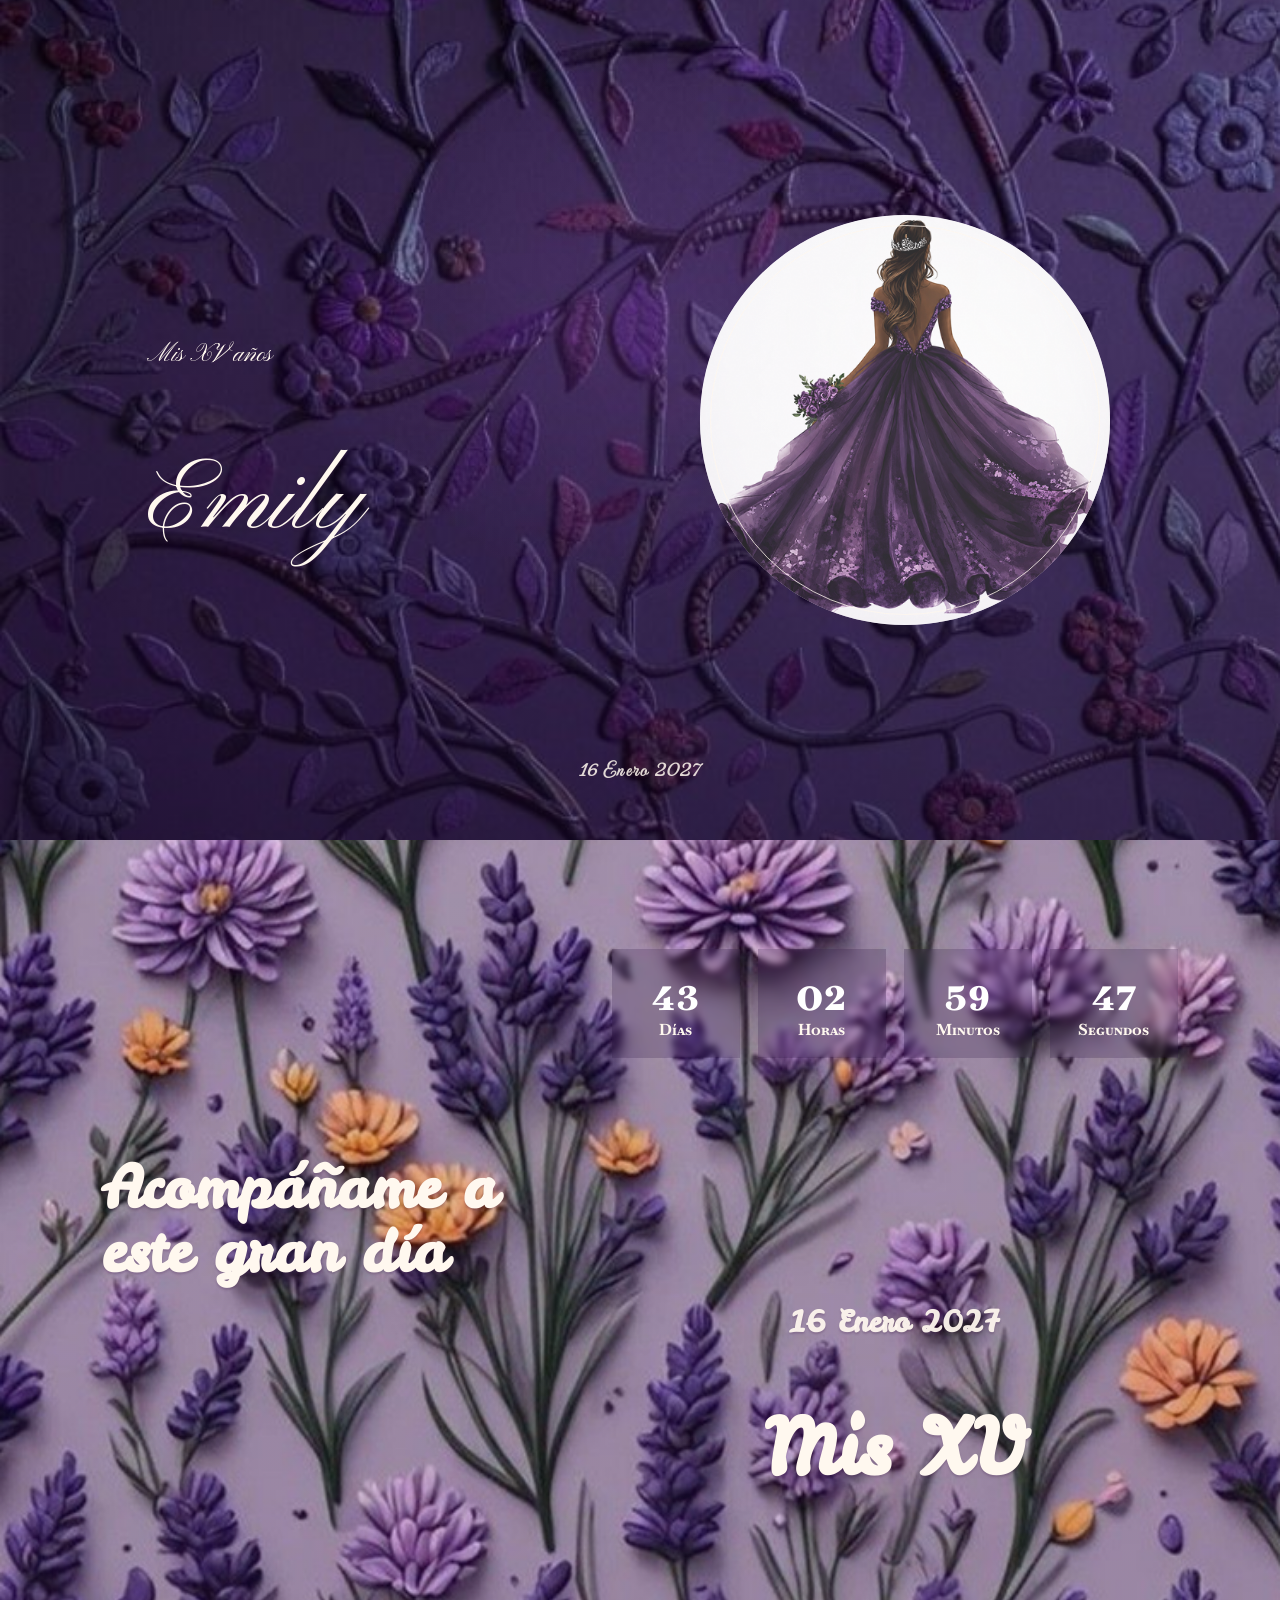
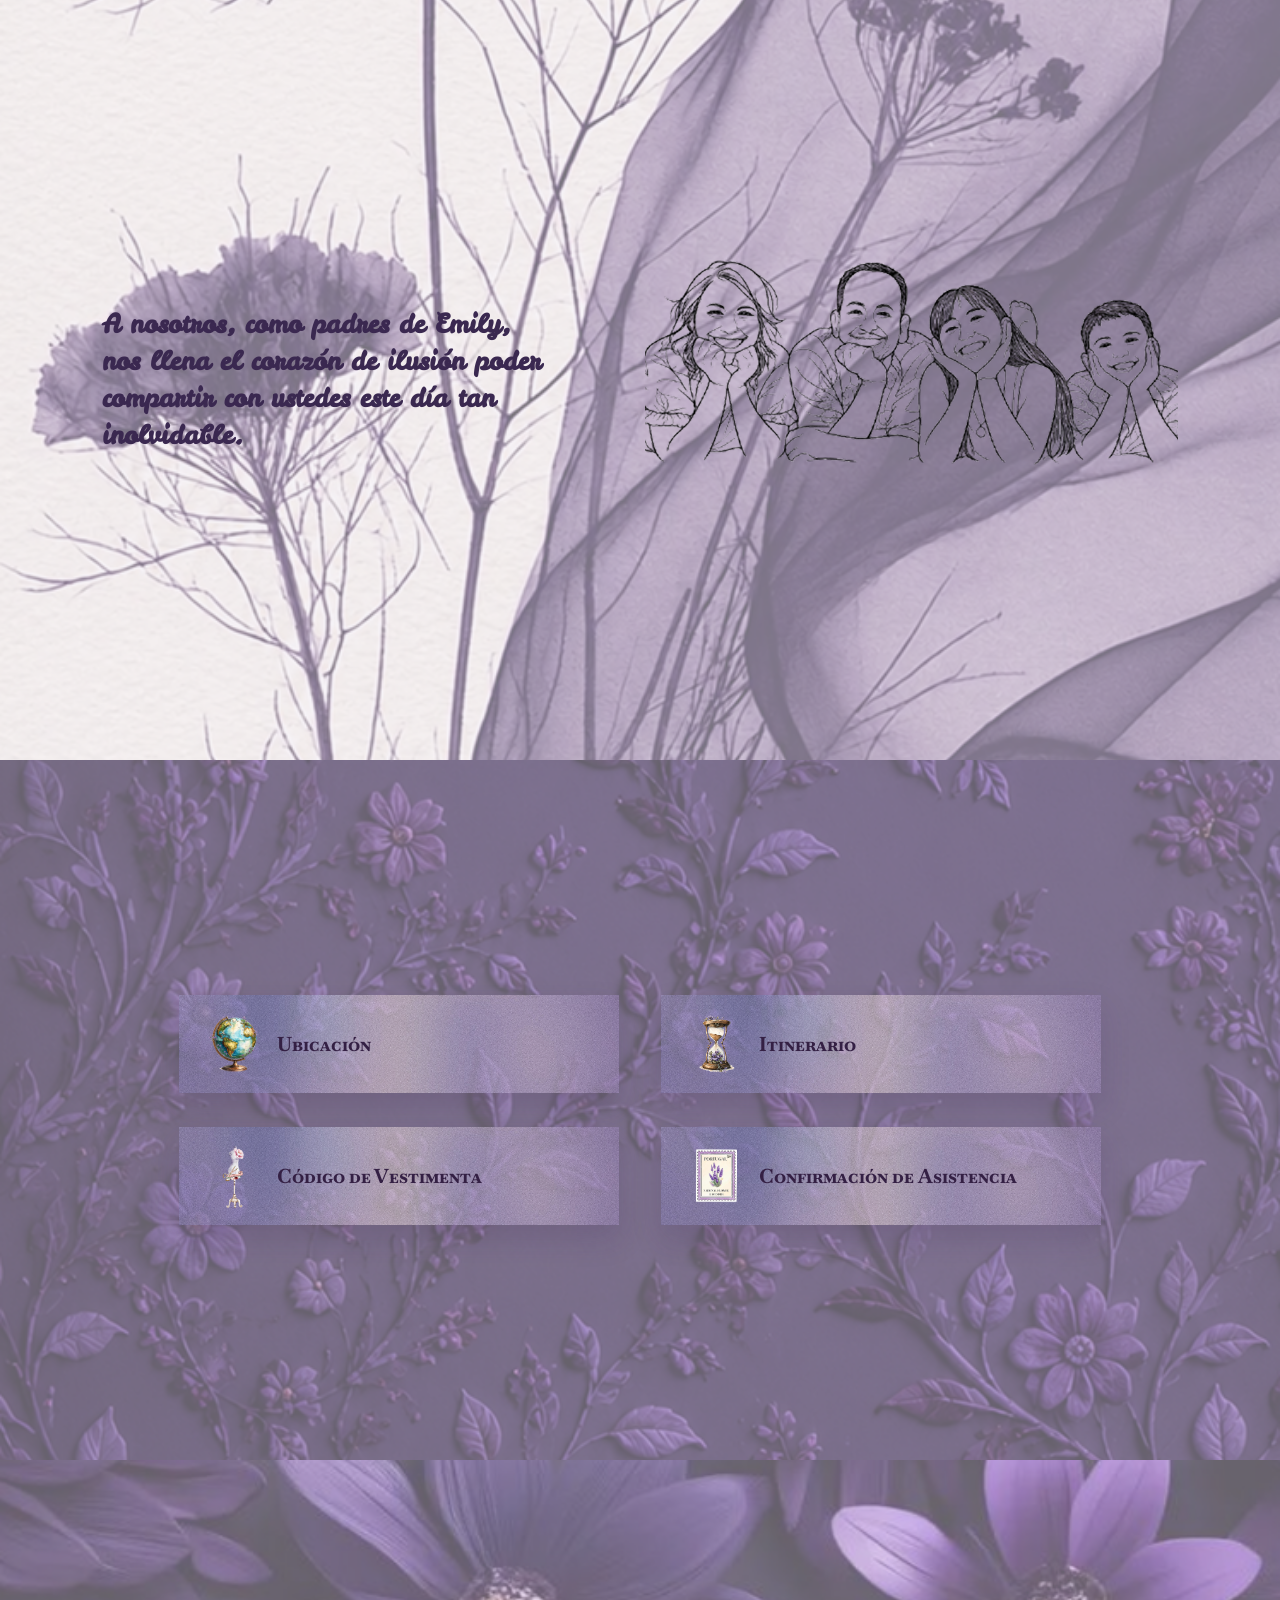
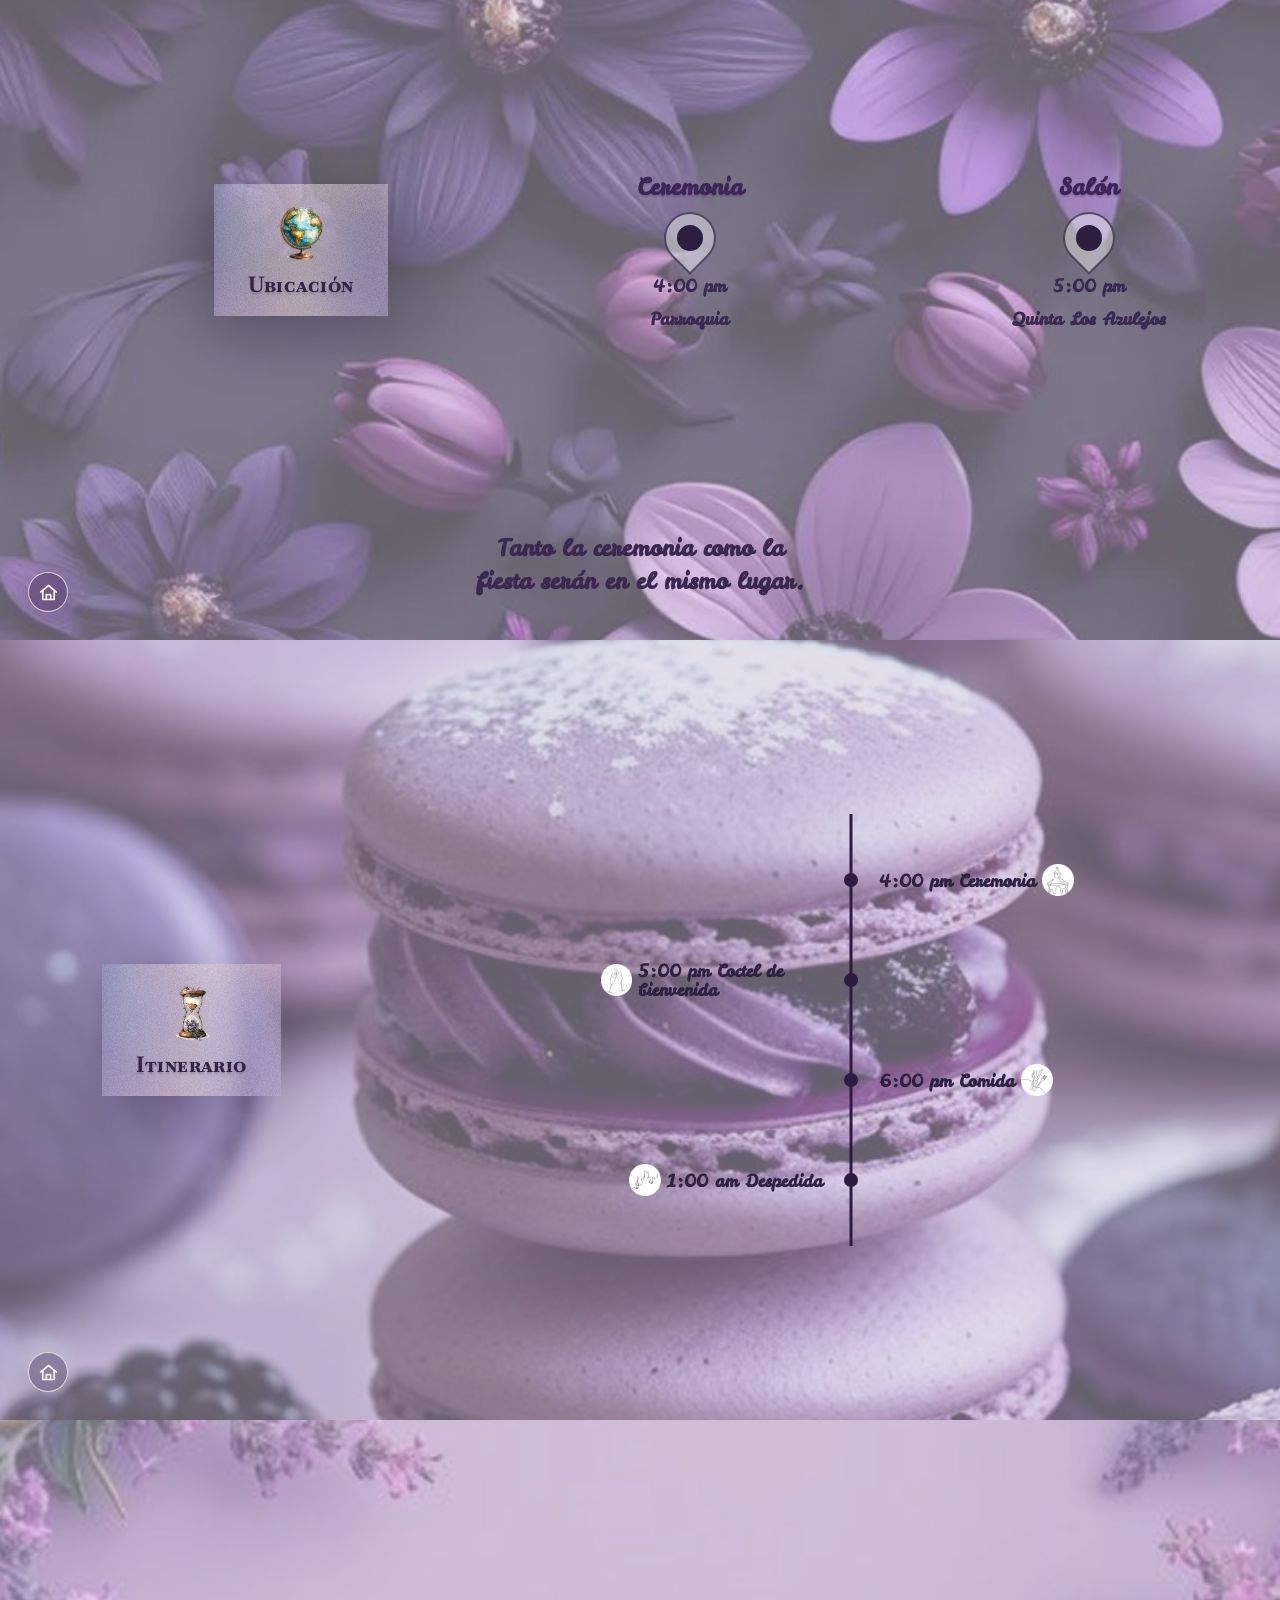
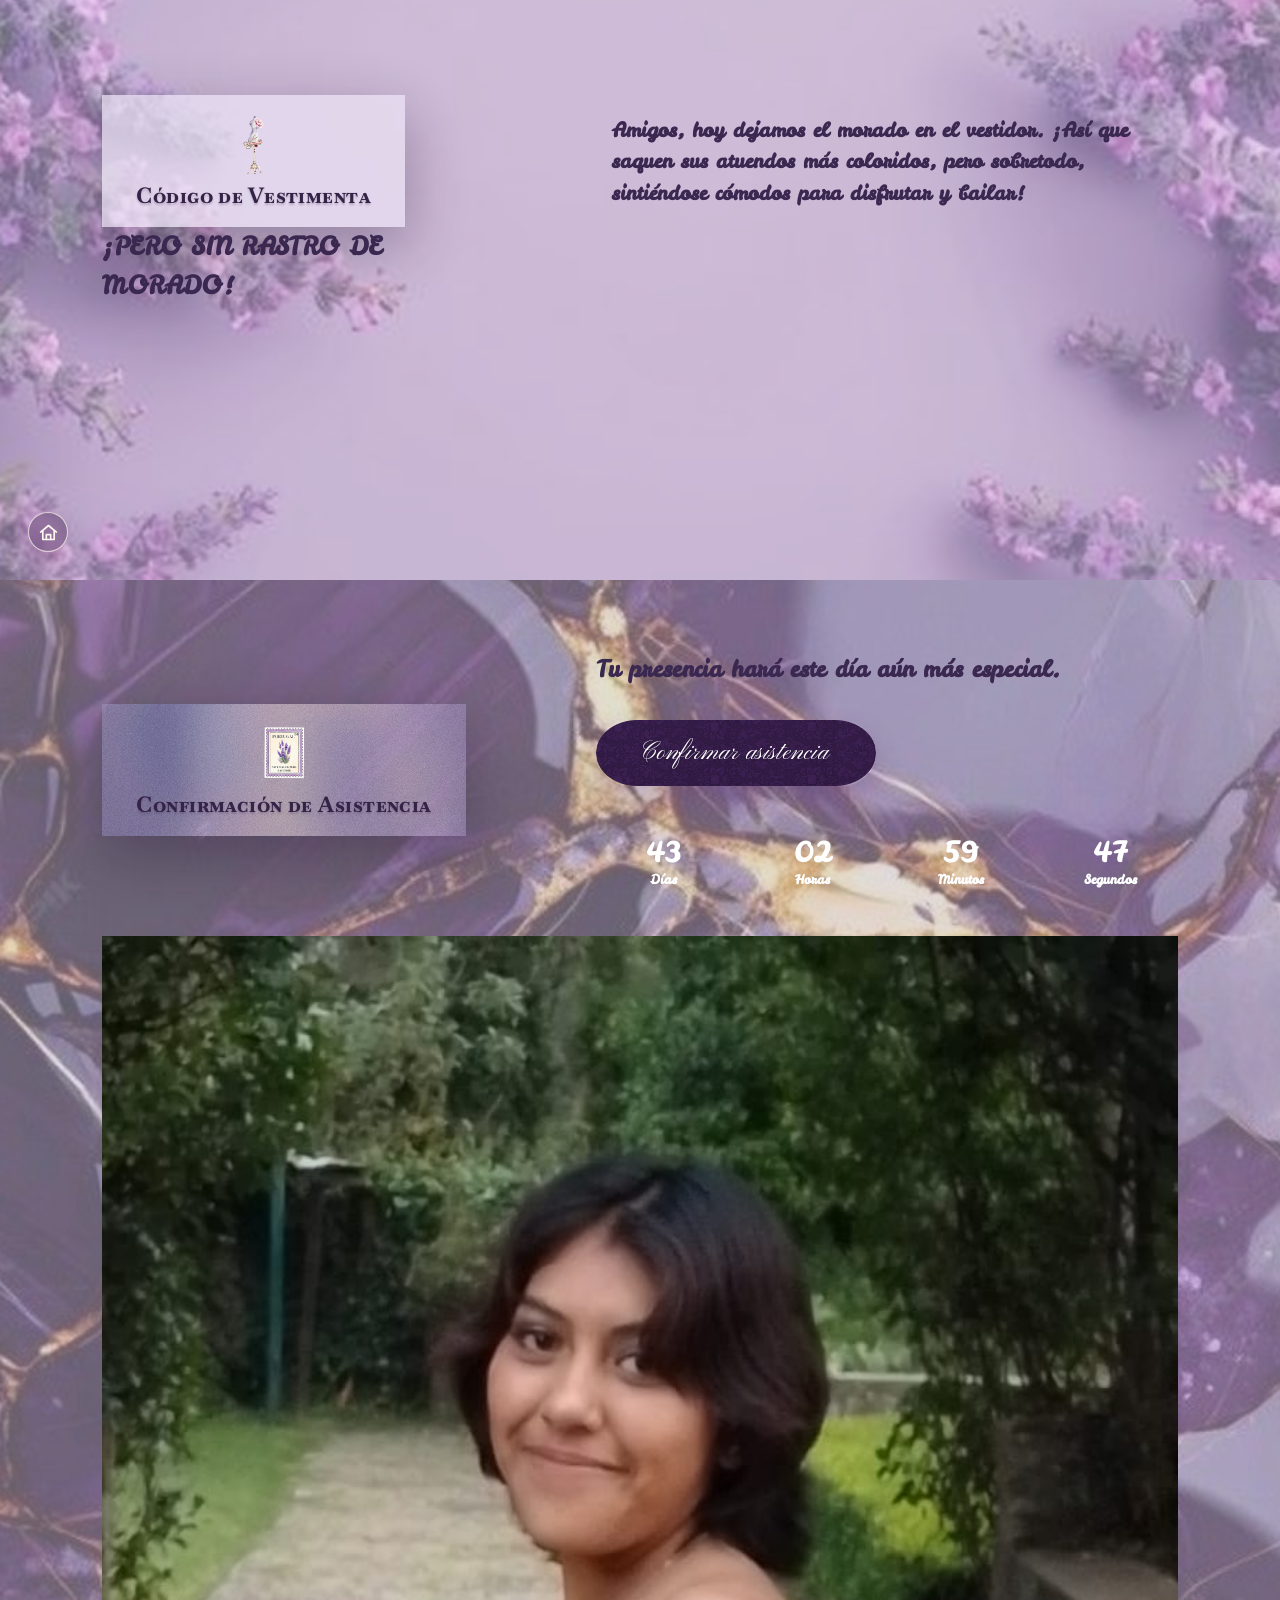
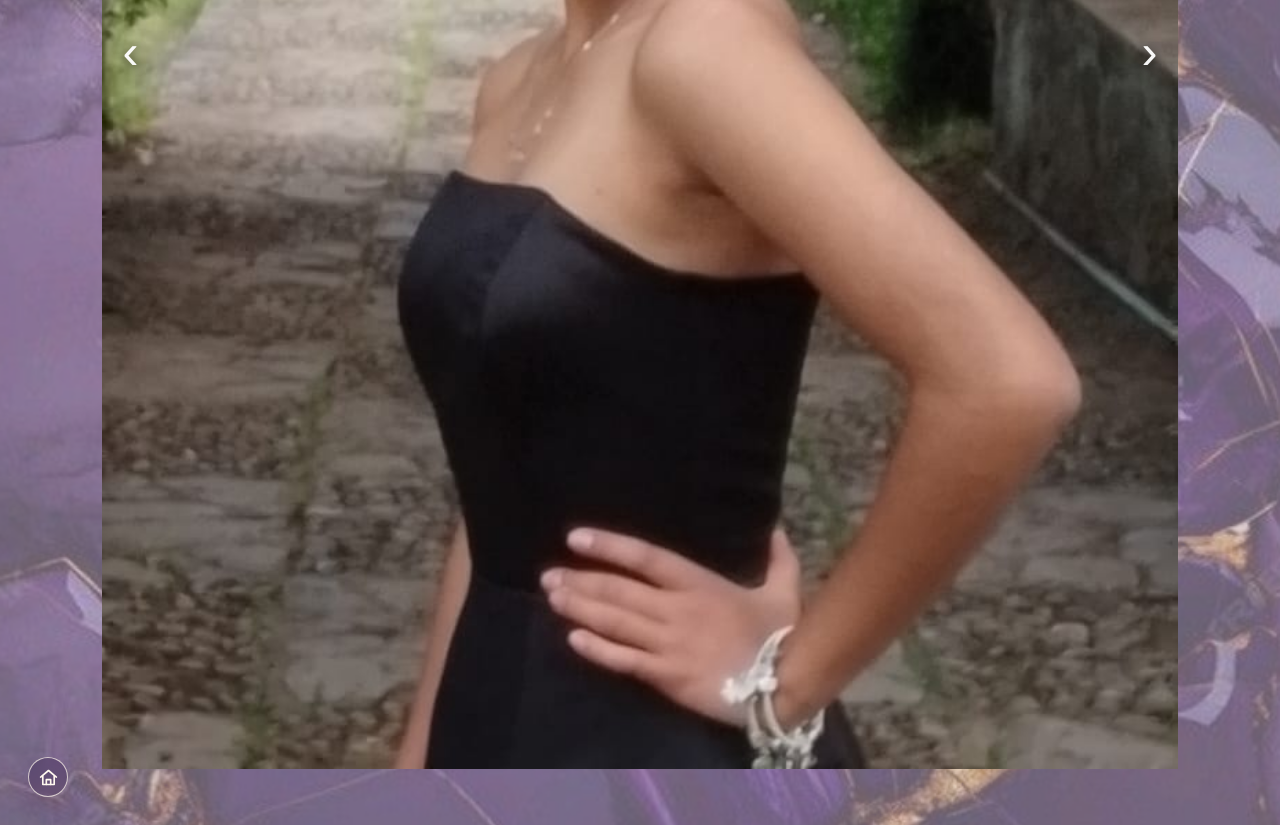
<file: index.html>
<!doctype html>
<html lang="es">
  <head>
    <meta charset="UTF-8" />
    <meta name="viewport" content="width=device-width, initial-scale=1.0" />
    <title>Mis XV | Emily</title>
    <meta
      name="description"
      content="Invitacion digital para celebrar los XV de Emily."
    />
    <link rel="stylesheet" href="styles.css" />
    <style>
    @import url('https://fonts.googleapis.com/css2?family=Baskervville+SC&family=Kapakana:wght@300&family=Leckerli+One&family=MonteCarlo&display=swap');
    </style>

  </head>
  <body>
    <main class="invite">
      <section class="panel hero" id="inicio">
        <div class="vine vine--top" aria-hidden="true"></div>
        <p class="script small">Mis XV años</p>
        <a
          class="portrait portrait--link"
          href="#segunda-seccion"
          aria-label="Ir a la siguiente sección"
        >
          <img
            src="foto-principal.png"
            alt="Quinceañera con vestido morado"
          />
        </a>
        <h1>Emily</h1>
        <p class="date-line">16 Enero 2027</p>
      </section>

      <section class="panel intro" id="segunda-seccion" aria-label="Cuenta regresiva">
        <p class="script">Acompáñame a<br />este gran día</p>
        <div class="countdown" data-event-date="2027-01-16T16:00:00-06:00">
          <div>
            <strong data-days>00</strong>
            <span>Días</span>
          </div>
          <div>
            <strong data-hours>00</strong>
            <span>Horas</span>
          </div>
          <div>
            <strong data-minutes>00</strong>
            <span>Minutos</span>
          </div>
          <div>
            <strong data-seconds>00</strong>
            <span>Segundos</span>
          </div>
        </div>
        <div class="after-countdown">
          <p class="date-line">16 Enero 2027</p>
          <p class="script large">Mis XV</p>
        </div>
      </section>

      <section class="panel letter">
        <p>
          A nosotros, como padres de Emily, nos llena el corazón de ilusión
          poder compartir con ustedes este día tan inolvidable.
        </p>
        <img
          class="family-photo"
          src="foto-familia.png"
          alt="Retrato lineal de la familia de Emily"
        />
      </section>

      <section class="panel menu" id="menu-principal" aria-label="Accesos rápidos">
        <a href="#ubicacion" aria-label="Ir a la sección de ubicación">
          <img src="icono-ubicacion.png" alt="" aria-hidden="true" />
          Ubicación
        </a>
        <a href="#itinerario">
          <img src="icono-itinerario.png" alt="" aria-hidden="true" />
          Itinerario
        </a>
        <a href="#vestimenta">
          <img src="icono-vestimenta.png" alt="" aria-hidden="true" />
          Código de Vestimenta
        </a>
        <a href="#confirmacion">
          <img src="icono-confirmacion.png" alt="" aria-hidden="true" />
          Confirmación de Asistencia
        </a>
      </section>

      <section class="panel location" id="ubicacion">
        <h2>
          <img src="icono-ubicacion.png" alt="" aria-hidden="true" />
          Ubicación
        </h2>
        <div class="place-grid">
          <article>
            <h3>Ceremonia</h3>
            <a
              class="pin"
              href="https://maps.app.goo.gl/WxmmRTpsKxU8qEWM8"
              target="_blank"
              rel="noreferrer"
              aria-label="Ver ubicación de la ceremonia"
            ></a>
            <p>4:00 pm</p>
            <small>Parroquia</small>
          </article>
          <article>
            <h3>Salón</h3>
            <a
              class="pin"
              href="https://maps.app.goo.gl/WxmmRTpsKxU8qEWM8"
              target="_blank"
              rel="noreferrer"
              aria-label="Ver ubicación del salón"
            ></a>
            <p>5:00 pm</p>
            <small>Quinta Los Azulejos</small>
          </article>
        </div>
        <p class="note">
          Tanto la ceremonia como la fiesta serán en el mismo lugar.
        </p>
        <a class="back-menu" href="#menu-principal" aria-label="Regresar al menú principal">
          <svg viewBox="0 0 24 24" aria-hidden="true">
            <path d="M3 11.5 12 4l9 7.5" />
            <path d="M5.5 10.5V20h13v-9.5" />
            <path d="M9.5 20v-5.5h5V20" />
          </svg>
        </a>
      </section>

      <section class="panel itinerary" id="itinerario">
        <h2>
          <img src="icono-itinerario.png" alt="" aria-hidden="true" />
          Itinerario
        </h2>
        <ol class="timeline">
          <li>
            <span class="timeline-heading">
              <time>4:00 pm Ceremonia</time>
              <img src="iconos-itinerario/icono-iglesia.png" alt="" aria-hidden="true" />
            </span>
          </li>
          <li>
            <span class="timeline-heading">
              <img src="iconos-itinerario/icono-bienvenida.png" alt="" aria-hidden="true" />
              <time>5:00 pm Coctel de bienvenida</time>
            </span>
          </li>
          <li>
            <span class="timeline-heading">
              <time>6:00 pm Comida</time>
              <img src="iconos-itinerario/icono-comida.png" alt="" aria-hidden="true" />
            </span>
          </li>
          <li>
            <span class="timeline-heading">
              <img src="iconos-itinerario/icono-despedida.png" alt="" aria-hidden="true" />
              <time>1:00 am Despedida</time>
            </span>
          </li>
        </ol>
        <a class="back-menu" href="#menu-principal" aria-label="Regresar al menú principal">
          <svg viewBox="0 0 24 24" aria-hidden="true">
            <path d="M3 11.5 12 4l9 7.5" />
            <path d="M5.5 10.5V20h13v-9.5" />
            <path d="M9.5 20v-5.5h5V20" />
          </svg>
        </a>
      </section>

      <section class="panel dresscode" id="vestimenta">
        <h2>
          <img src="icono-vestimenta.png" alt="" aria-hidden="true" />
          Código de Vestimenta
        </h2>
        <p>
          Amigos, hoy dejamos el morado en el vestidor. ¡Así que saquen sus atuendos más coloridos, pero sobretodo, sintiéndose cómodos para disfrutar y bailar!
        </p>
        <p style="font-size: 25px;">
          <bold>¡PERO SIN RASTRO DE MORADO!</bold>
        </p>
        <a class="back-menu" href="#menu-principal" aria-label="Regresar al menú principal">
          <svg viewBox="0 0 24 24" aria-hidden="true">
            <path d="M3 11.5 12 4l9 7.5" />
            <path d="M5.5 10.5V20h13v-9.5" />
            <path d="M9.5 20v-5.5h5V20" />
          </svg>
        </a>
      </section>

      <section class="panel rsvp" id="confirmacion">
        <h2>
          <img src="icono-confirmacion.png" alt="" aria-hidden="true" />
          Confirmación de Asistencia
        </h2>
        <p>Tu presencia hará este día aún más especial.</p>
        <a
          class="button"
          href="confirmacion.html"
          data-confirmation-link
        >
          Confirmar asistencia
        </a>
        <div class="mini-count">
          <span><strong data-days-small>00</strong> Días</span>
          <span><strong data-hours-small>00</strong> Horas</span>
          <span><strong data-minutes-small>00</strong> Minutos</span>
          <span><strong data-seconds-small>00</strong> Segundos</span>
        </div>
        <div class="gallery rsvp-gallery" aria-label="Galería de fotos">
          <button class="arrow arrow--prev" type="button" aria-label="Foto anterior">
            ‹
          </button>
          <div class="slides">
            <img src="carousel-fotos/gallery-11.jpeg" alt="Foto de Emily 11"/>
            <img src="carousel-fotos/gallery-03.jpeg" alt="Foto de Emily 3"/>
            <img src="carousel-fotos/gallery-04.jpeg" alt="Foto de Emily 4"/>
            <img src="carousel-fotos/gallery-05.jpeg" alt="Foto de Emily 5"/>
            <img src="carousel-fotos/gallery-06.jpeg" alt="Foto de Emily 6"/>
            <img src="carousel-fotos/gallery-07.jpeg" alt="Foto de Emily 7"/>
            <img src="carousel-fotos/gallery-08.jpeg" alt="Foto de Emily 8"/>
            <img src="carousel-fotos/gallery-09.jpeg" alt="Foto de Emily 9"/>
            
            <img src="carousel-fotos/gallery-01.jpeg" alt="Foto de Emily 1"/>
            <img src="carousel-fotos/gallery-10.jpeg" alt="Foto de Emily 10"/>
            
            <img src="carousel-fotos/gallery-02.jpeg" alt="Foto de Emily 2"/>
            <img src="carousel-fotos/gallery-12.jpeg" alt="Foto de Emily 12"/>
            <img src="carousel-fotos/gallery-13.jpeg" alt="Foto de Emily 13"/>
            <img src="carousel-fotos/gallery-14.jpeg" alt="Foto de Emily 14"/>
          </div>
          <button class="arrow arrow--next" type="button" aria-label="Foto siguiente">
            ›
          </button>
        </div>
        
        <a class="back-menu" href="#menu-principal" aria-label="Regresar al menú principal">
          <svg viewBox="0 0 24 24" aria-hidden="true">
            <path d="M3 11.5 12 4l9 7.5" />
            <path d="M5.5 10.5V20h13v-9.5" />
            <path d="M9.5 20v-5.5h5V20" />
          </svg>
        </a>
      </section>

    </main>

    <script src="invitados.js"></script>
    <script src="script.js"></script>
  </body>
</html>
</file>
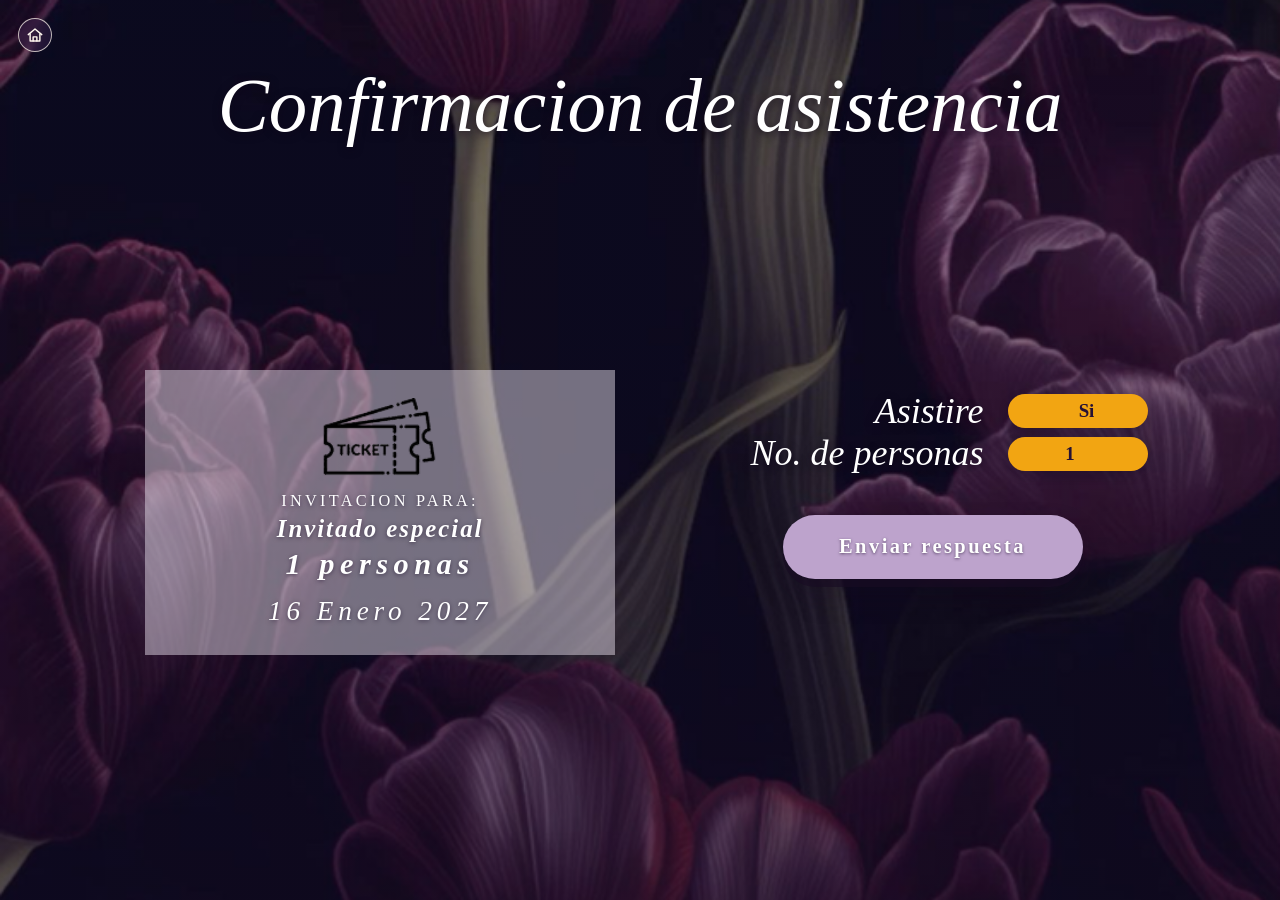
<file: confirmacion.html>
<!doctype html>
<html lang="es">
  <head>
    <meta charset="UTF-8" />
    <meta name="viewport" content="width=device-width, initial-scale=1.0" />
    <title>Confirmacion | Mis XV Emily</title>
    <meta
      name="description"
      content="Pagina de confirmacion de asistencia para los XV de Emily."
    />
    <link rel="stylesheet" href="confirmacion.css" />
    <script src="invitados.js"></script>
  </head>
  <body>
    <main class="rsvp-page">
      <a class="home-link" href="index.html#inicio" aria-label="Regresar a la invitacion">
        <svg viewBox="0 0 24 24" aria-hidden="true">
          <path d="M3 11.5 12 4l9 7.5" />
          <path d="M5.5 10.5V20h13v-9.5" />
          <path d="M9.5 20v-5.5h5V20" />
        </svg>
      </a>

      <section class="rsvp-layout" aria-labelledby="rsvp-title">
        <h1 id="rsvp-title">Confirmacion de asistencia</h1>

        <div class="invite-box">
          <img class="ticket" src="tickets.png" alt="" aria-hidden="true" />
          <p>Invitacion para:</p>
          <strong class="guest-name" id="guest-name">Invitado especial</strong>
          <strong><span id="guest-preview">4</span> personas</strong>
          <time datetime="2027-01-16">16 Enero 2027</time>
        </div>

        <form class="rsvp-form">
          <div class="form-copy">
            <p>Asistire</p>
            <p>No. de personas</p>
          </div>

          <div class="form-controls">
            <label>
              <span>Respuesta</span>
              <select name="respuesta" aria-label="Respuesta de asistencia">
                <option value="Si">Si</option>
                <option value="No">No</option>
              </select>
            </label>

            <label>
              <span>Numero de personas</span>
              <input
                name="personas"
                type="number"
                min="0"
                max="20"
                value="4"
                inputmode="numeric"
                aria-label="Numero de personas"
              />
            </label>
          </div>

          <button class="submit-button" type="submit">Enviar respuesta</button>
          <p class="form-status" aria-live="polite"></p>
        </form>

        <div class="thank-you" hidden>
          <h2>¡Gracias por enviar tu respuesta!</h2>
          <p>Tu confirmación ha sido registrada.</p>
          <p>Nos vemos pronto.</p>
        </div>
      </section>
    </main>

    <script src="confirmacion.js"></script>
  </body>
</html>
</file>
<file: styles.css>
:root {
  --purple-950: #160c28;
  --purple-900: #241338;
  --purple-700: #4b2866;
  --purple-500: #765191;
  --lavender: #c8bedb;
  --lavender-2: #ddd5e7;
  --cream: #fff8ef;
  --ink: #2d1e3d;
  --gold: #d9b15f;
  --shadow: 0 20px 60px rgba(24, 10, 40, 0.32);
}

* {
  box-sizing: border-box;
}

html {
  scroll-behavior: smooth;
}

body {
  margin: 0;
  background: #10081c;
  color: var(--ink);
  font-family: "Baskervville SC", serif;
}

a {
  color: inherit;
  text-decoration: none;
}

.invite {
  width: min(100%, 430px);
  margin: 0 auto;
  background: var(--lavender-2);
  box-shadow: 0 0 80px rgba(0, 0, 0, 0.42);
}

.panel {
  position: relative;
  min-height: 100vh;
  min-height: 100dvh;
  padding: 46px 28px;
  overflow-x: hidden;
  overflow-y: visible;
  display: flex;
  flex-direction: column;
  align-items: center;
  justify-content: center;
  isolation: isolate;
}


.panel::before {
  content: "";
  position: absolute;
  inset: 0;
  z-index: -2;
  background:
    radial-gradient(circle at 15% 12%, rgba(255, 255, 255, 0.26) 0 2px, transparent 3px),
    radial-gradient(circle at 84% 22%, rgba(255, 255, 255, 0.18) 0 2px, transparent 3px),
    radial-gradient(circle at 20% 86%, rgba(76, 33, 88, 0.22), transparent 28%),
    linear-gradient(135deg, #d8d0df, #bcb0ce 42%, #e3ddea);
}

.panel::after {
  content: "✿ ✤ ✿ ✤ ✿";
  position: absolute;
  inset: auto -18px 20px;
  z-index: -1;
  color: rgba(255, 255, 255, 0.34);
  font-size: 4.2rem;
  letter-spacing: 0.15em;
  text-align: center;
  filter: blur(0.2px);
}

.hero {
  min-height: 100vh;
  min-height: 100dvh;
  color: var(--cream);
  background: var(--purple-950);
  font-family: 'Kapakana', serif;
}

.hero::after,
.hero .vine {
  display: none;
}

.hero::before {
  background:
    radial-gradient(circle at 50% 38%, rgba(122, 72, 158, 0.24), transparent 34%),
    linear-gradient(180deg, rgba(13, 6, 24, 0.24), rgba(18, 8, 31, 0.58)),
    url("fondo-inicio.jpg") center/cover;
    position: absolute;
}

.vine {
  position: absolute;
  inset: 0;
  z-index: -1;
  opacity: 0.75;
  background:
    radial-gradient(ellipse at 17% 15%, transparent 0 26px, rgba(31, 10, 45, 0.4) 27px 29px, transparent 30px),
    radial-gradient(ellipse at 78% 26%, transparent 0 34px, rgba(31, 10, 45, 0.44) 35px 37px, transparent 38px),
    radial-gradient(ellipse at 30% 78%, transparent 0 36px, rgba(31, 10, 45, 0.42) 37px 39px, transparent 40px);
}

.script,
h1,
h2,
h3,
.date-line {
  text-align: center;
  text-shadow: 0 2px 2px rgba(70, 35, 80, 0.24);
}

.script {
  margin: 0;
  color: var(--cream);
  font-size: 2rem;
  /* font-style: italic; */
  font-weight: 700;
  line-height: 1.12;
  font-family: "Leckerli One", cursive;
  font-style: normal;
}

.script.small {
  margin-bottom: 28px;
  font-size: 80px;
  font-family: 'Kapakana', serif;
}

.script.large {
  margin-top: 0px;
  font-size: 2.8rem;
}

h1 {
  margin: 26px 0 4px;
  color: var(--cream);
  font-size: 9rem;
  line-height: 0.9;
}

h2 {
  width: fit-content;
  max-width: 100%;
  margin: 0 auto 34px;
  padding: 16px 24px;
  color: #332346;
  background: rgba(234, 226, 244, 0.72);
  box-shadow: var(--shadow);
  font-size: 1.22rem;
  font-variant: small-caps;
  letter-spacing: 0.02em;
}

h2 span {
  display: block;
  margin-bottom: 4px;
  font-size: 2rem;
  font-variant: normal;
}

h2 img {
  width: 48px;
  height: 54px;
  display: block;
  margin: 0 auto 6px;
  object-fit: contain;
}

h3 {
  margin: 0;
  color: #3c2558;
  font-size: 1.4rem;
  /* font-style: italic; */
}

.date-line {
  margin: 0 auto;
  color: rgba(255, 248, 239, 0.86);
  font-size: 1rem;
  font-weight: 700;
}

.hero .date-line {
  position: absolute;
  bottom: 34px;
  font-size: 30px;
  left: 50%;
  width: max-content;
  transform: translateX(-50%);
  font-family: 'MonteCarlo', serif;;
}

.portrait {
  position: relative;
  width: 282px;
  height: 282px;
  margin: 0;
  display: grid;
  place-items: center;
  border-radius: 50%;
  background:
    radial-gradient(circle at 65% 38%, rgba(255, 255, 255, 0.96), rgba(244, 240, 248, 0.92) 62%, rgba(212, 201, 221, 0.9));
  box-shadow: inset -18px -20px 38px rgba(111, 76, 132, 0.15);
  overflow: hidden;
}

.portrait--link {
  cursor: pointer;
  animation: portraitPulse 2.6s ease-in-out infinite;
  transition:
    filter 180ms ease,
    transform 180ms ease;
}

.portrait--link::after {
  content: "";
  position: absolute;
  inset: 10px;
  border: 1px solid rgba(255, 248, 239, 0.78);
  border-radius: 50%;
  pointer-events: none;
}

.portrait--link:hover {
  filter: brightness(1.06);
  transform: scale(1.02);
}

.portrait img {
  width: 100%;
  height: 100%;
  display: block;
  object-fit: cover;
  object-position: center;
}

@keyframes portraitPulse {
  0%,
  100% {
    box-shadow:
      inset -18px -20px 38px rgba(111, 76, 132, 0.15),
      0 0 0 0 rgba(255, 248, 239, 0.45);
  }

  50% {
    box-shadow:
      inset -18px -20px 38px rgba(111, 76, 132, 0.15),
      0 0 0 14px rgba(255, 248, 239, 0);
  }
}

.intro {
  min-height: 100vh;
  min-height: 100dvh;
  justify-content: flex-start;
  padding-top: 72px;
  padding-bottom: 36px;
}

.intro::before {
  background:
    linear-gradient(rgba(50, 28, 68, 0.1), rgba(58, 31, 76, 0.18)),
    url("fondo-seccion-2.png") center/cover;
    position: absolute;
}

.intro::after {
  display: none;
}

.countdown {
  width: min(356px, 100%);
  display: grid;
  grid-template-columns: repeat(4, 1fr);
  gap: 8px;
  margin: 180px auto 0;
  color: var(--cream);
}

.countdown div {
  padding: 8px;
  text-align: center;
}

.countdown strong {
  display: block;
  color: #fff;
  font-size: 1.86rem;
  line-height: 1;
}

.countdown span {
  margin-top: 4px;
  font-size: 0.82rem;
  /* font-style: italic; */
  font-weight: 700;
}

.after-countdown {
  width: min(356px, 100%);
  margin: 35% auto 0;
  bottom: 34px;
}

.intro .date-line {
  color: rgba(255, 248, 239, 0.94);
  font-size: 1.28rem;
  font-family: "Leckerli One", cursive;
}

.intro .script.large {
  position: absolute;
  left: 50%;
  width: max-content;
  transform: translateX(-50%);
}

.letter {
  min-height: 100vh;
  min-height: 100dvh;
  justify-content: flex-start;
  padding-top: 76px;
  background: #eee9f1;
  font-family: "Leckerli One", cursive;
}

.letter::before {
  opacity: 0.5;
  background: url("fondo-seccion-3.png") center/cover;
}

.letter::after {
  display: none;
}

.letter p,
.dresscode p,
.rsvp p,
.note {
  max-width: 330px;
  margin: 0 auto;
  color: #3a2850;
  font-size: 1.3rem;
  font-weight: 700;
  line-height: 1.45;
  text-align: center;
  font-family: "Leckerli One", cursive;
}

.family-photo {
  width: min(350px, 100%);
  margin: 72px auto 0;
  display: block;
}

.menu {
  min-height: 100vh;
  min-height: 100dvh;
  gap: 80px;
  background: #cfc5d8;
  font-family: "Baskervville SC", serif;
}

.menu::before {
  opacity: 0.5;
  background: url("fondo-seccion-4.png") center/cover;
}

.menu::after {
  display: none;
}

.menu a {
  position: relative;
  z-index: 0;
  width: min(310px, 100%);
  min-height: 76px;
  display: grid;
  grid-template-columns: 54px 1fr;
  align-items: center;
  padding: 12px 18px;
  background: transparent;
  box-shadow: 0 14px 28px rgba(57, 32, 78, 0.16);
  color: #342044;
  font-size: 2rem;
  font-variant: small-caps;
  font-weight: 700;
  overflow: hidden;
  cursor: pointer;
  touch-action: manipulation;
  transition:
    filter 180ms ease,
    transform 180ms ease;
}

.menu a::before {
  content: "";
  position: absolute;
  inset: 0;
  z-index: -1;
  background: url("rectangulo-boton.png") center/cover;
  opacity: 0.65;
}

.menu a:hover,
.menu a:focus-visible {
  filter: brightness(1.08);
  transform: translateY(-2px);
}

.menu a:active {
  transform: scale(0.98);
}

.menu span {
  font-size: 2rem;
}

.menu img {
  width: 44px;
  height: 52px;
  display: block;
  object-fit: contain;
}

.location {
  min-height: 100vh;
  min-height: 100dvh;
  justify-content: flex-start;
  padding-top: 18px;
  padding-bottom: 144px;
  background: #cbc0d5;
  text-align: center;
}

.location::before {
  opacity: 0.5;
  background: url("fondo-seccion-5.png") center/cover;
}

.location::after {
  display: none;
}

.location h2 {
  position: relative;
  z-index: 0;
  margin-bottom: 0;
  background: transparent;
  overflow: hidden;
}

.location h2::before {
  content: "";
  position: absolute;
  inset: 0;
  z-index: -1;
  background: url("rectangulo-boton.png") center/cover;
  opacity: 0.65;
}

.place-grid {
  width: 100%;
  flex: 1;
  display: flex;
  flex-direction: column;
  justify-content: center;
  gap: 100px;
  margin-top: 0;
  text-align: center;
  font-family: "Leckerli One", cursive;
}

.place-grid article {
  display: grid;
  justify-items: center;
  gap: 6px;
  text-align: center;
}

.pin {
  position: relative;
  width: 42px;
  height: 42px;
  margin: 0 auto;
  display: block;
  border: 2px solid rgba(44, 32, 58, 0.72);
  border-radius: 50% 50% 50% 0;
  background: rgba(255, 255, 255, 0.42);
  transform: rotate(-45deg);
  cursor: pointer;
  transition:
    filter 180ms ease,
    scale 180ms ease;
}

.pin::before {
  content: "";
  position: absolute;
  inset: 11px;
  border-radius: 50%;
  background: #2d1e3d;
}

.pin:hover,
.pin:focus-visible {
  filter: brightness(1.12);
  scale: 1.08;
}

.place-grid p,
.place-grid small {
  display: block;
  margin: 0;
  color: #3a2850;
  font-size: 1.2rem;
  /* font-style: italic; */
  font-weight: 700;
  text-align: center;
}

.note {
  position: absolute;
  bottom: 34px;
  left: 50%;
  width: min(330px, calc(100% - 40px));
  margin-top: 0;
  transform: translateX(-50%);
  font-size: 1.2rem;
}

.back-menu {
  position: absolute;
  left: 18px;
  bottom: 22px;
  width: 34px;
  height: 34px;
  display: grid;
  place-items: center;
  border: 1px solid rgba(255, 248, 239, 0.72);
  border-radius: 50%;
  background: rgba(61, 37, 82, 0.42);
  color: #fff8ef;
  box-shadow: 0 10px 24px rgba(43, 21, 58, 0.22);
  backdrop-filter: blur(6px);
}

.back-menu svg {
  width: 18px;
  height: 18px;
  fill: none;
  stroke: currentColor;
  stroke-linecap: round;
  stroke-linejoin: round;
  stroke-width: 1.9;
}

.back-menu:active {
  transform: scale(0.96);
}

.itinerary {
  min-height: 100vh;
  min-height: 100dvh;
  justify-content: flex-start;
  padding-top: 18px;
  background: #c8bfd4;
}

.itinerary::before {
  opacity: 0.5;
  background: url("fondo-seccion-6.png") center/cover;
}

.itinerary::after {
  display: none;
}

.itinerary h2 {
  position: relative;
  z-index: 0;
  background: transparent;
  overflow: hidden;
}

.itinerary h2::before {
  content: "";
  position: absolute;
  inset: 0;
  z-index: -1;
  background: url("rectangulo-boton.png") center/cover;
  opacity: 0.65;
}

.timeline {
  position: relative;
  width: min(320px, 100%);
  margin: 34px 0 0;
  padding: 16px 0;
  list-style: none;
  font-family: "Leckerli One", cursive;
}

.timeline::before {
  content: "";
  position: absolute;
  top: 0;
  bottom: 0;
  left: 50%;
  width: 3px;
  background: #2e1b42;
  transform: translateX(-50%);
}

.timeline li {
  position: relative;
  min-height: 92px;
  display: flex;
  flex-direction: column;
  justify-content: center;
  width: calc(50% - 28px);
  color: #2f2142;
  font-size: 0.9rem;
  /* font-style: italic; */
  font-weight: 700;
}

.timeline li:nth-child(odd) {
  margin-left: calc(50% + 28px);
  align-items: flex-start;
  text-align: left;
}

.timeline li:nth-child(even) {
  margin-right: calc(50% + 28px);
  align-items: flex-end;
  text-align: left;
}

.timeline li::before {
  content: "";
  position: absolute;
  top: 50%;
  width: 14px;
  height: 14px;
  border-radius: 50%;
  background: #2e1b42;
  transform: translateY(-50%);
}

.timeline li:nth-child(odd)::before {
  left: -35px;
}

.timeline li:nth-child(even)::before {
  right: -35px;
}

.timeline time {
  display: block;
  font-size: 0.92rem;
  line-height: 1.1;
}

.timeline-heading {
  display: inline-flex !important;
  align-items: center;
  gap: 6px;
  margin-top: 0 !important;
}

.timeline-heading img {
  width: 50px;
  height: 50px;
  display: block;
  object-fit: contain;
}

.timeline span {
  display: block;
  margin-top: 5px;
  font-size: 1rem;
  line-height: 1.15;
}

.dresscode {
  min-height: 100vh;
  min-height: 100dvh;
  background: #d3c8dd;
  justify-content: flex-start;
}

.dresscode::before {
  opacity: 0.5;
  background: url("fondo-seccion-7.png") center/cover;
}

.dresscode::after {
  display: none;
}

.dresscode p {
  margin-top: 35%;
  font-size: 1.08rem;
  font-family: "Leckerli One", cursive;
}

.rsvp {
  min-height: 100vh;
  min-height: 100dvh;
  justify-content: flex-start;
  padding-top: 18px;
  background: #c9bfd5;
}

.rsvp::before {
  opacity: 0.5;
  background: url("fondo-seccion-8.png") center/cover;
}

.rsvp::after {
  display: none;
}

.rsvp h2 {
  position: relative;
  z-index: 0;
  margin-bottom: 50px;
  background: transparent;
  overflow: hidden;
}

.rsvp h2::before {
  content: "";
  position: absolute;
  inset: 0;
  z-index: -1;
  background: url("rectangulo-boton.png") center/cover;
  opacity: 0.65;
}

.button {
  display: inline-flex;
  align-items: center;
  justify-content: center;
  min-height: 44px;
  margin-top: 28px;
  padding: 0 24px;
  border: 0;
  border-radius: 22px;
  background: linear-gradient(90deg, #f4c02d, #f19413);
  color: #3d2050;
  font-size: 1.7rem;
  font-weight: 800;
  box-shadow: 0 12px 26px rgba(94, 52, 130, 0.28);
}

.rsvp .button {
  min-width: 230px;
  min-height: 58px;
  border-radius: 999px;
  background: url("boton-confirmar.png") center/100% 100% no-repeat;
  color: #fff;
  text-shadow: 0 1px 2px rgba(20, 8, 32, 0.4);
  font-family: "Kapakana", cursive;
}

.button--dark {
  background: #f3edf7;
}

.mini-count {
  width: 100%;
  display: grid;
  grid-template-columns: repeat(4, 1fr);
  gap: 8px;
  margin-top: 38px;
  color: #fff;
  font-size: 0.62rem;
  font-family: "Leckerli One", cursive;
  font-weight: 700;
  text-align: center;
}

.mini-count strong {
  display: block;
  font-size: 1.2rem;
}

.gallery {
  position: relative;
  width: 100%;
  min-height: 0;
  padding: 0;
  background: transparent;
  overflow: hidden;
}

.gallery::before,
.gallery::after {
  display: none;
}

.slides {
  width: 100%;
  height: clamp(240px, 66vw, 560px);
  display: flex;
  align-items: center;
  gap: 0;
  overflow-x: auto;
  overflow-y: hidden;
  padding-inline: 0;
  scroll-snap-type: x mandatory;
  scroll-padding-inline: 0;
  scroll-behavior: smooth;
  -webkit-overflow-scrolling: touch;
  scrollbar-width: none;
}

.slides::-webkit-scrollbar {
  display: none;
}

.slides img,
.slide {
  flex: 0 0 100%;
  width: 100%;
  min-width: 100%;
  height: 100%;
  object-fit: contain;
}

.slides img {
  object-position: center;
  scroll-snap-align: center;
  background: transparent;
}

.slide--one,
.slide--two {
  background:
    linear-gradient(rgba(31, 14, 44, 0.15), rgba(31, 14, 44, 0.2)),
    radial-gradient(circle at 48% 34%, #f4edf8 0 52px, transparent 53px),
    linear-gradient(145deg, #2d173d, #8d6fab 55%, #281334);
}

.slide--two {
  background:
    radial-gradient(circle at 60% 44%, rgba(255, 255, 255, 0.72) 0 72px, transparent 73px),
    linear-gradient(145deg, #4c2a68, #c7b8dc 62%, #281334);
}

.arrow {
  position: absolute;
  top: 50%;
  z-index: 2;
  width: 42px;
  height: 42px;
  border: 0;
  background: rgba(0, 0, 0, 0.28);
  color: #fff;
  font-size: 2.4rem;
  line-height: 1;
  transform: translateY(-50%);
  cursor: pointer;
}

.arrow--prev {
  left: 0;
}

.arrow--next {
  right: 0;
}

.rsvp-gallery {
  position: relative;
  width: 100%;
  height: clamp(280px, 38vw, 520px);
  margin-top: 28px;
  border-radius: 0;
  box-shadow: none;
}

.rsvp-gallery .slides {
  height: 100%;
}

.rsvp-gallery .slides img {
  object-position: center;
}

.rsvp-gallery .arrow {
  width: 56px;
  height: 56px;
  font-size: 3rem;
  color: rgba(255, 255, 255, 0.96);
  background: transparent;
  text-shadow: 0 2px 10px rgba(0, 0, 0, 0.55);
}

@media (max-width: 360px) {
  .panel {
    padding-inline: 20px;
  }

  h1 {
    font-size: 3.8rem;
  }

  .portrait {
    width: 238px;
    height: 238px;
  }

  .place-grid {
    gap: 12px;
  }

  .rsvp-gallery,
  .slides {
    width: 100%;
  }

  .slides {
    height: clamp(230px, 78vw, 380px);
  }

  .slides img,
  .slide {
    flex-basis: 100%;
    width: 100%;
    min-width: 100%;
  }

  .rsvp-gallery .slides {
    height: clamp(230px, 78vw, 380px);
  }
}

@media (min-width: 768px) and (max-width: 1023px) {
  .invite {
    width: min(100%, 820px);
  }

  .panel {
    min-height: 680px;
    padding: 58px 54px;
  }

  .hero {
    min-height: 780px;
  }

  .portrait {
    width: 326px;
    height: 326px;
  }

  h1 {
    font-size: 9rem;
  }

  .intro {
    min-height: 650px;
    padding-top: 84px;
  }

  .countdown {
    width: min(520px, 100%);
    gap: 14px;
  }

  .countdown strong {
    font-size: 2.4rem;
  }

  .letter p,
  .dresscode p,
  .rsvp p,
  .note {
    max-width: 520px;
    font-size: 1.34rem;
  }

  .family-photo {
    width: min(520px, 100%);
    margin-top: 54px;
  }

  .menu {
    display: grid;
    grid-template-columns: repeat(2, minmax(260px, 1fr));
    place-content: center;
    gap: 26px;
    font-family: "Baskervville SC", serif;
  }

  .menu a {
    width: 100%;
  }

  .location,
  .itinerary,
  .dresscode,
  .rsvp {
    min-height: 720px;
  }

  .place-grid {
    flex-direction: row;
    align-items: center;
    justify-content: center;
    gap: 92px;
  }

  .timeline {
    width: min(470px, 100%);
    font-family: "Leckerli One", cursive;
  }

  .dresscode p {
    margin-top: 150px;
    font-family: "Leckerli One", cursive;
  }

  .mini-count {
    width: min(560px, 100%);
    gap: 12px;
    font-family: "Leckerli One", cursive;
  }

  .slides,
  .gallery {
    min-height: 420px;
    height: 420px;
  }

  .gallery {
    padding: 0;
  }

  .rsvp-gallery {
    width: 100%;
    margin-top: 34px;
  }

  .rsvp-gallery .slides {
    height: clamp(260px, 42vw, 500px);
  }
}

@media (min-width: 1024px) {
  body {
    background:
      radial-gradient(circle at 18% 16%, rgba(118, 81, 145, 0.18), transparent 28%),
      #10081c;
  }

  .invite {
    width: min(100%, 1440px);
  }

  .panel {
    min-height: 760px;
    padding: 72px clamp(72px, 8vw, 128px);
  }

  h2 {
    font-size: 1.36rem;
    padding: 18px 34px;
  }

  h2 img {
    width: 56px;
    height: 62px;
  }

  .hero {
    min-height: 840px;
    display: grid;
    grid-template-columns: minmax(300px, 0.82fr) minmax(360px, 430px);
    grid-template-rows: auto auto;
    column-gap: clamp(56px, 9vw, 128px);
    align-content: center;
    justify-content: center;
  }

  .hero .script.small {
    grid-column: 1;
    grid-row: 1;
    align-self: end;
    margin: 0 0 12px;
    font-size: 2rem;
    text-align: left;
  }

  .hero h1 {
    grid-column: 1;
    grid-row: 2;
    margin: 0;
    font-size: clamp(7rem, 10vw, 10.5rem);
    text-align: left;
  }

  .hero .portrait {
    grid-column: 2;
    grid-row: 1 / 3;
    width: clamp(360px, 32vw, 430px);
    height: clamp(360px, 32vw, 430px);
  }

  .hero .date-line {
    bottom: 54px;
    font-size: 1.28rem;
    letter-spacing: 0.08em;
  }

  .intro {
    min-height: 760px;
    display: grid;
    grid-template-columns: minmax(280px, 0.72fr) minmax(420px, 1fr);
    grid-template-rows: auto auto auto;
    align-content: center;
    column-gap: clamp(56px, 8vw, 120px);
    padding-top: 72px;
    padding-bottom: 72px;
  }

  .intro .script:not(.large) {
    grid-column: 1;
    grid-row: 1 / 3;
    align-self: center;
    font-size: clamp(3rem, 4.5vw, 5.2rem);
    text-align: left;
  }

  .countdown {
    grid-column: 2;
    grid-row: 1;
    width: min(620px, 100%);
    gap: 18px;
    margin: 0;
  }

  .countdown div {
    padding: 18px 12px;
    background: rgba(42, 22, 67, 0.22);
    backdrop-filter: blur(3px);
  }

  .countdown strong {
    font-size: clamp(2.8rem, 4vw, 4rem);
  }

  .countdown span {
    font-size: 0.98rem;
  }

  .intro .date-line {
    grid-column: 2;
    grid-row: 2;
    margin-top: 46px;
    font-size: 1.8rem;
  }

  .intro .script.large {
    grid-column: 2;
    grid-row: 3;
    position: static;
    width: auto;
    margin-top: 64px;
    font-size: clamp(4rem, 6vw, 6.2rem);
    transform: none;
  }

  .letter {
    min-height: 760px;
    display: grid;
    grid-template-columns: minmax(300px, 0.85fr) minmax(360px, 1fr);
    align-items: center;
    gap: clamp(48px, 7vw, 108px);
    padding-top: 72px;
    
  }

  .letter p {
    max-width: 520px;
    margin: 0;
    font-size: clamp(1.55rem, 2vw, 2.15rem);
    text-align: left;
  }

  .family-photo {
    width: min(620px, 100%);
    margin: 0 auto;
  }

  .menu {
    min-height: 700px;
    display: grid;
    grid-template-columns: repeat(2, minmax(310px, 440px));
    align-content: center;
    justify-content: center;
    gap: 34px 42px;
    font-family: "Baskervville SC", serif;
  }

  .menu a {
    width: 100%;
    min-height: 96px;
    grid-template-columns: 72px 1fr;
    padding: 16px 26px;
    font-size: 1.24rem;
  }

  .menu img {
    width: 58px;
    height: 66px;
  }

  .location {
    min-height: 780px;
    display: grid;
    grid-template-columns: minmax(260px, 0.55fr) minmax(440px, 0.8fr);
    align-content: center;
    justify-content: center;
    column-gap: clamp(64px, 8vw, 120px);
    padding-top: 72px;
  }

  .place-grid {
    width: min(820px, 100%);
    flex-direction: row;
    align-items: center;
    justify-self: center;
    gap: clamp(110px, 14vw, 210px);
  }

  .place-grid article {
    min-width: 220px;
    gap: 10px;
  }

  .place-grid h3 {
    font-size: 1.45rem;
  }

  .pin {
    width: 52px;
    height: 52px;
  }

  .place-grid p,
  .place-grid small {
    font-size: 1.08rem;
  }

  .note {
    bottom: 42px;
    max-width: 600px;
    font-size: 1.45rem;
  }

  .itinerary {
    min-height: 780px;
    display: grid;
    grid-template-columns: minmax(260px, 0.55fr) minmax(440px, 0.8fr);
    align-content: center;
    justify-content: center;
    column-gap: clamp(64px, 8vw, 120px);
    padding-top: 72px;
  }

  .itinerary h2 {
    align-self: center;
    margin: 0;
  }

  .timeline {
    width: min(500px, 100%);
    margin: 0;
    font-family: "Leckerli One", cursive;
  }

  .timeline li {
    min-height: 100px;
    font-size: 1rem;
  }

  .timeline time {
    font-size: 1.08rem;
  }

  .timeline span {
    font-size: 1.16rem;
  }

  .timeline-heading img {
    width: 32px;
    height: 32px;
  }

  .dresscode {
    min-height: 760px;
    display: grid;
    grid-template-columns: minmax(300px, 0.62fr) minmax(420px, 0.86fr);
    align-content: center;
    justify-content: center;
    column-gap: clamp(64px, 8vw, 120px);
  }

  .dresscode h2 {
    align-self: center;
    margin: 0;
  }

  .dresscode p {
    max-width: 560px;
    margin: 0;
    align-self: center;
    font-size: clamp(1.28rem, 1.6vw, 1.7rem);
    line-height: 1.55;
    text-align: left;
    font-family: "Leckerli One", cursive;
  }

  .rsvp {
    min-height: 720px;
    display: grid;
    grid-template-columns: minmax(300px, 0.62fr) minmax(420px, 0.92fr);
    grid-template-rows: auto auto auto 1fr;
    align-content: center;
    justify-content: center;
    column-gap: clamp(64px, 8vw, 120px);
    padding-top: 72px;
  }

  .rsvp h2 {
    grid-column: 1;
    grid-row: 1 / 4;
    align-self: center;
    margin: 0;
  }

  .rsvp p {
    grid-column: 2;
    max-width: 560px;
    margin: 0;
    align-self: end;
    font-size: 1.45rem;
    text-align: left;
    font-family: "Leckerli One", cursive;
  }

  .rsvp .button {
    grid-column: 2;
    justify-self: start;
    min-width: 280px;
    min-height: 66px;
    margin-top: 34px;
    font-size: 2rem;
    font-family: "Kapakana", cursive;
  }

  .mini-count {
    grid-column: 2;
    width: min(620px, 100%);
    gap: 14px;
    margin-top: 48px;
    font-size: 0.8rem;
    font-family: "Leckerli One", cursive;
  }

  .mini-count strong {
    font-size: 1.7rem;
  }

  .gallery {
    padding: 0;
  }

  .slides {
    height: clamp(280px, 38vw, 520px);
  }

  .rsvp-gallery {
    grid-column: 1 / -1;
    grid-row: 4;
    width: 100%;
    margin-top: 32px;
    align-self: stretch;
    height: 100%;
  }

  .rsvp-gallery .slides {
    height: 100%;
  }

  .arrow {
    width: 54px;
    height: 54px;
  }

  .back-menu {
    left: 28px;
    bottom: 28px;
    width: 40px;
    height: 40px;
  }

  .back-menu svg {
    width: 21px;
    height: 21px;
  }
}
</file>
<file: confirmacion.css>
:root {
  --cream: #fff8ef;
  --ink: #2d1e3d;
  --purple: #2a1643;
  --button: #f2a512;
}

* {
  box-sizing: border-box;
}

body {
  margin: 0;
  min-height: 100vh;
  background: #10081c;
  color: var(--cream);
  font-family: Georgia, "Times New Roman", serif;
}

.rsvp-page {
  position: relative;
  width: min(100%, 430px);
  min-height: 100vh;
  margin: 0 auto;
  display: grid;
  place-items: start center;
  padding: 18px 24px 32px;
  background:
    linear-gradient(rgba(18, 8, 31, 0.18), rgba(18, 8, 31, 0.48)),
    url("fondo-confirmacion.png") center/cover;
  overflow: hidden;
}

.home-link {
  position: absolute;
  top: 18px;
  left: 18px;
  z-index: 3;
  width: 34px;
  height: 34px;
  display: grid;
  place-items: center;
  border: 1px solid rgba(255, 248, 239, 0.72);
  border-radius: 50%;
  background: rgba(61, 37, 82, 0.42);
  color: var(--cream);
  backdrop-filter: blur(6px);
}

.home-link svg {
  width: 18px;
  height: 18px;
  fill: none;
  stroke: currentColor;
  stroke-linecap: round;
  stroke-linejoin: round;
  stroke-width: 1.9;
}

.rsvp-layout {
  width: 100%;
  min-height: calc(100vh - 50px);
  display: flex;
  flex-direction: column;
  align-items: center;
  text-align: center;
}

h1 {
  margin: 0 0 48px;
  color: #fff;
  font-size: clamp(2.2rem, 11vw, 3.4rem);
  font-style: italic;
  font-weight: 400;
  line-height: 0.95;
  text-shadow: 0 2px 8px rgba(14, 5, 24, 0.72);
}

.invite-box {
  width: min(308px, 100%);
  min-height: 184px;
  display: grid;
  place-items: center;
  padding: 16px 18px 18px;
  background: rgba(232, 224, 236, 0.48);
  color: #fff;
  text-shadow: 0 1px 4px rgba(22, 8, 35, 0.52);
}

.ticket {
  width: 96px;
  height: auto;
  display: block;
  object-fit: contain;
}

.invite-box p {
  margin: 8px 0 0;
  font-size: 0.9rem;
  letter-spacing: 0.2em;
  text-transform: uppercase;
}

.invite-box strong {
  display: block;
  margin-top: 4px;
  font-size: 1.5rem;
  font-style: italic;
  letter-spacing: 0.18em;
}

.invite-box .guest-name {
  max-width: 100%;
  font-size: 1.22rem;
  letter-spacing: 0.08em;
  overflow-wrap: break-word;
}

.invite-box time {
  display: block;
  margin-top: 14px;
  font-size: 1.35rem;
  font-style: italic;
  letter-spacing: 0.18em;
}

.rsvp-form {
  width: min(330px, 100%);
  margin-top: 44px;
  display: grid;
  grid-template-columns: 1fr 116px;
  gap: 14px 18px;
  align-items: center;
}

.form-copy {
  display: grid;
  gap: 8px;
  justify-items: end;
  color: #fff;
  font-size: 1.85rem;
  font-style: italic;
  line-height: 0.95;
  text-align: right;
  text-shadow: 0 2px 8px rgba(14, 5, 24, 0.74);
}

.form-copy p {
  margin: 0;
}

.form-controls {
  display: grid;
  gap: 9px;
}

.form-controls label {
  display: block;
}

.form-controls label span {
  position: absolute;
  width: 1px;
  height: 1px;
  overflow: hidden;
  clip: rect(0, 0, 0, 0);
}

select,
input {
  width: 116px;
  height: 28px;
  border: 0;
  border-radius: 999px;
  background: var(--button);
  color: #251135;
  font-family: Georgia, "Times New Roman", serif;
  font-size: 1.06rem;
  font-weight: 800;
  text-align: center;
  box-shadow: 0 4px 10px rgba(20, 8, 32, 0.3);
}

select {
  padding-left: 18px;
  appearance: none;
  cursor: pointer;
}

input {
  padding: 0 12px;
}

.submit-button {
  grid-column: 1 / -1;
  justify-self: center;
  min-width: 248px;
  min-height: 56px;
  margin-top: 18px;
  border: 0;
  border-radius: 999px;
  background: #bda3cc;
  color: #fff;
  font-family: Georgia, "Times New Roman", serif;
  font-size: 1.12rem;
  font-weight: 800;
  letter-spacing: 0.12em;
  text-shadow: 0 1px 3px rgba(20, 8, 32, 0.55);
  box-shadow:
    0 8px 0 rgba(24, 11, 35, 0.64),
    0 16px 28px rgba(20, 8, 32, 0.26);
  cursor: pointer;
}

.submit-button:active {
  transform: translateY(3px);
  box-shadow:
    0 5px 0 rgba(24, 11, 35, 0.64),
    0 10px 20px rgba(20, 8, 32, 0.22);
}

.form-status {
  grid-column: 1 / -1;
  min-height: 24px;
  margin: 10px 0 0;
  color: #fff;
  font-size: 0.92rem;
  font-style: italic;
  font-weight: 700;
  text-shadow: 0 1px 3px rgba(20, 8, 32, 0.7);
}

.rsvp-layout.is-submitted {
  justify-content: center;
}

.rsvp-layout.is-submitted > :not(.thank-you) {
  display: none;
}

.thank-you {
  width: min(330px, 100%);
  display: grid;
  gap: 12px;
  place-items: center;
  text-align: center;
  color: #fff;
  text-shadow: 0 2px 8px rgba(14, 5, 24, 0.72);
}

.thank-you[hidden] {
  display: none;
}

.thank-you h2 {
  margin: 0 0 8px;
  font-size: 2.35rem;
  font-style: italic;
  font-weight: 400;
  line-height: 1;
}

.thank-you p {
  margin: 0;
  font-size: 1.18rem;
  font-style: italic;
  font-weight: 700;
}

@media (min-width: 768px) and (max-width: 1023px) {
  .rsvp-page {
    width: min(100%, 820px);
    padding: 32px 56px;
  }

  .rsvp-layout {
    min-height: calc(100vh - 64px);
  }

  h1 {
    margin-bottom: 54px;
    font-size: clamp(3rem, 7vw, 4.4rem);
  }

  .invite-box {
    width: min(420px, 100%);
    min-height: 220px;
  }

  .rsvp-form {
    width: min(430px, 100%);
    grid-template-columns: 1fr 136px;
    gap: 16px 22px;
  }

  select,
  input {
    width: 136px;
    height: 32px;
  }
}

@media (min-width: 1024px) {
  body {
    background:
      radial-gradient(circle at 18% 16%, rgba(118, 81, 145, 0.16), transparent 28%),
      #10081c;
  }

  .rsvp-page {
    width: min(100%, 1440px);
    min-height: 100vh;
    padding: 48px clamp(76px, 9vw, 140px);
    place-items: center;
  }

  .rsvp-layout {
    width: min(1060px, 100%);
    min-height: min(760px, calc(100vh - 96px));
    display: grid;
    grid-template-columns: minmax(360px, 0.95fr) minmax(360px, 0.85fr);
    grid-template-rows: auto 1fr;
    column-gap: clamp(64px, 8vw, 120px);
    align-items: center;
  }

  h1 {
    grid-column: 1 / -1;
    margin: 0 0 52px;
    font-size: clamp(4rem, 6vw, 6.6rem);
  }

  .invite-box {
    width: min(470px, 100%);
    min-height: 280px;
    justify-self: end;
    padding: 28px 32px;
  }

  .ticket {
    width: 124px;
  }

  .invite-box p {
    font-size: 1.02rem;
  }

  .invite-box .guest-name {
    font-size: 1.55rem;
  }

  .invite-box strong {
    font-size: 1.9rem;
  }

  .invite-box time {
    font-size: 1.7rem;
  }

  .rsvp-form {
    width: min(430px, 100%);
    margin-top: 0;
    justify-self: start;
    grid-template-columns: 1fr 140px;
    gap: 18px 24px;
  }

  .form-copy {
    font-size: 2.25rem;
  }

  select,
  input {
    width: 140px;
    height: 34px;
    font-size: 1.18rem;
  }

  .submit-button {
    min-width: 300px;
    min-height: 64px;
    margin-top: 26px;
    font-size: 1.28rem;
  }

  .thank-you {
    grid-column: 1 / -1;
    width: min(640px, 100%);
  }

  .thank-you h2 {
    font-size: clamp(3.8rem, 5vw, 5.4rem);
  }

  .thank-you p {
    font-size: 1.55rem;
  }
}
</file>
